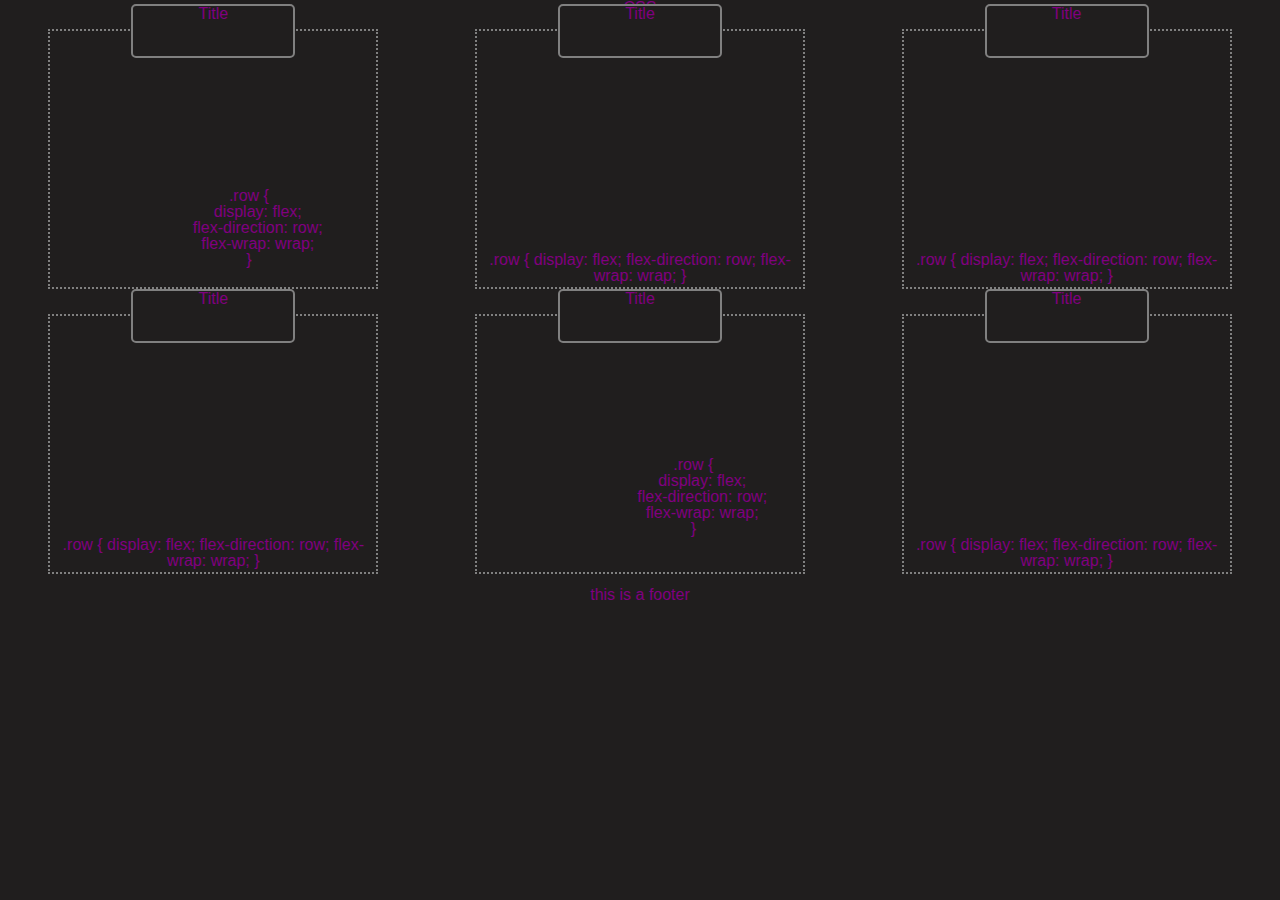
<file: css-snippet-cheat-sheet/index.html>
<!DOCTYPE html>
<html lang="en">
<head>
    <meta charset="UTF-8">
    <meta name="viewport" content="width=device-width, initial-scale=1.0">
    <link rel="stylesheet" type="text/css" href="./assets/css/reset.css">
    
    <link rel="stylesheet" type="text/css" href="./assets/css/style.css">
    <title>Document</title>

</head>

<body>
    <header>
        <strong><h1>CSS</h1></strong>
    <section>
        <p></p>
    </section>

    <main>

        <section class="cards">

            <h2 class='title'>Title</h2>
            <div class >

                <pre class="Code-snippet" >                    
                .row {
                    display: flex;
                    flex-direction: row;
                    flex-wrap: wrap;
                }
                </pre>
            
            </div>
        </section>
        <section class="cards">

            <h2 class='title'>Title</h2>
            <div class >

                <code class="Code-snippet" >
                    
                        .row {
                            display: flex;
                            flex-direction: row;
                            flex-wrap: wrap;
                        }
                </code>
            
            </div>
        </section>       
        <section class="cards">

            <h2 class='title'>Title</h2>
            <div class >

                <code class="Code-snippet" >
                    
                        .row {
                            display: flex;
                            flex-direction: row;
                            flex-wrap: wrap;
                        }
                </code>
            
            </div>
        </section>
        <section class="cards">

            <h2 class='title'>Title</h2>
            <div class >

                <code class="Code-snippet" >
                    
                        .row {
                            display: flex;
                            flex-direction: row;
                            flex-wrap: wrap;
                        }
                </code>
            
            </div>
        </section>
        <section class="cards">

            <h2 class='title'>Title</h2>
            <div class >
                <pre>
                    <code class="Code-snippet" >                        
                        .row {
                            display: flex;
                            flex-direction: row;
                            flex-wrap: wrap;
                        }
                    </code>
                </pre>
            </div>
        </section>
        <section class="cards">

            <h2 class='title'>Title</h2>
            <div class >

                <code class="Code-snippet" >
                    
                        .row {
                            display: flex;
                            flex-direction: row;
                            flex-wrap: wrap;
                        }
                </code>
            
            </div>
        </section>

    </main>

    <footer>
        <h3>this is a footer</h3>
    </footer>
</body>
</html>
</file>
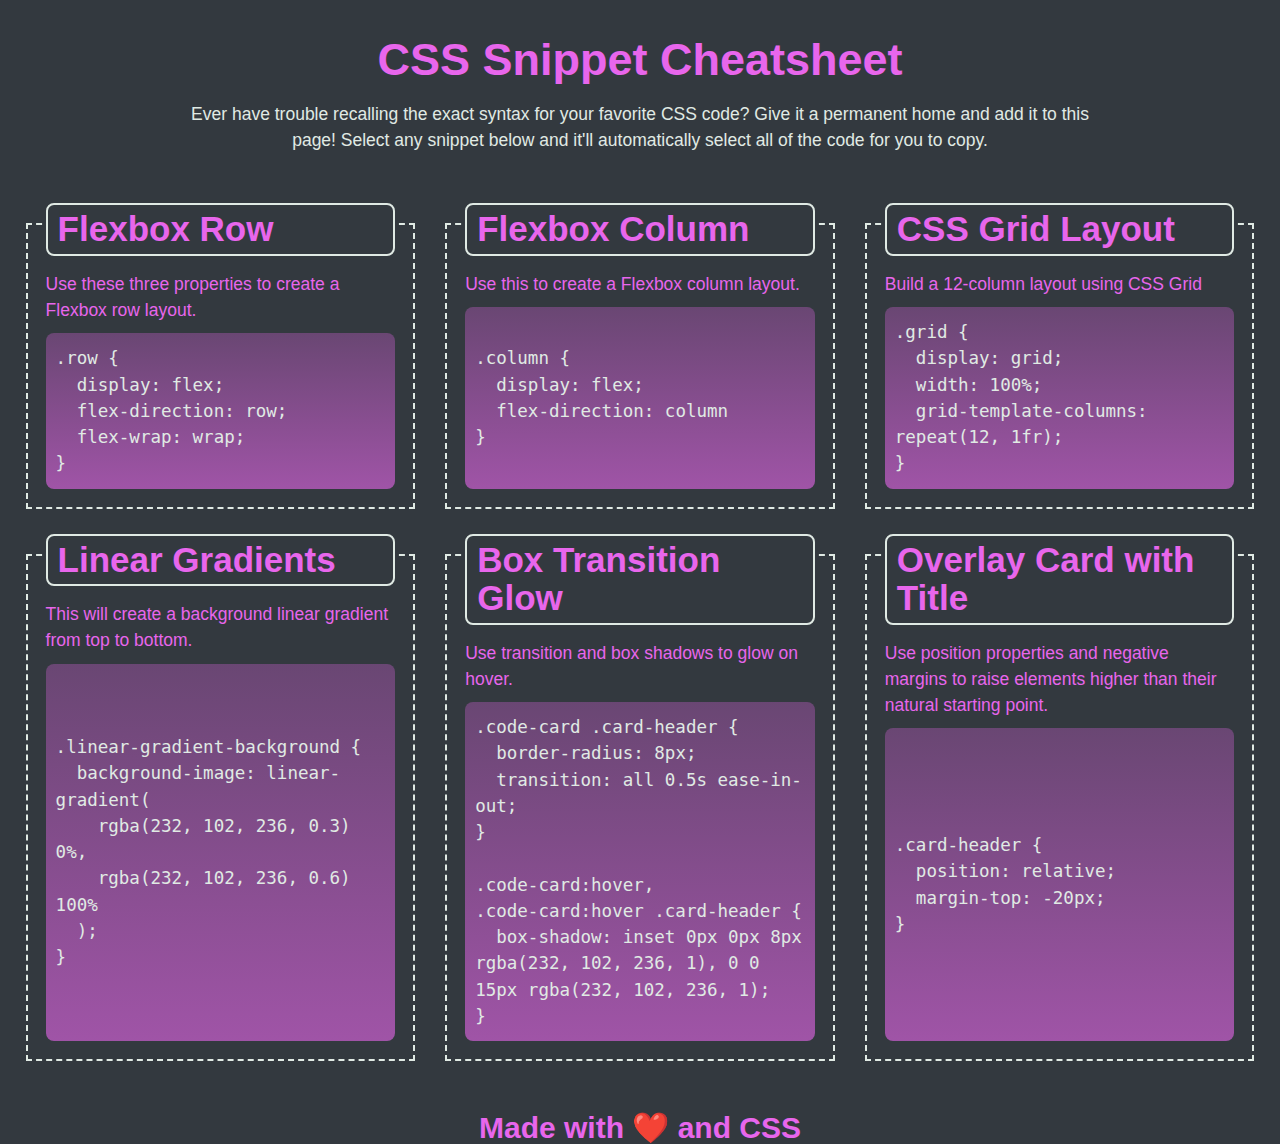
<file: css-snippet-cheat-sheet/Main/index.html>
<!DOCTYPE html>
<html lang="en">

<head>
  <meta charset="UTF-8">
  <meta name="viewport" content="width=device-width, initial-scale=1.0">
  <title>CSS Snippet Cheatsheet</title>
  <link rel="stylesheet" href="assets/css/reset.css" />
  <link rel="stylesheet" href="./assets/css/style.css" />
</head>

<body>


  <header>
    <h1 class="page-title">
      CSS Snippet Cheatsheet
    </h1>
    <p>
      Ever have trouble recalling the exact syntax for your favorite CSS code? Give it a permanent home and add it to
      this page! Select any snippet below and it'll automatically select all of the code for you to copy.
    </p>
  </header>

  <main>
    <section class="row justify-center">
      <div class="card-column">
        <figure class="card code-card">
          <h2 class="card-header">Flexbox Row</h2>
          <div class="card-body">
            <p>Use these three properties to create a Flexbox row layout.</p>
          </div>
          <!-- with the <pre> element, it counts all spaces literally, so proper code indentation cannot be applied in this case -->
          <pre class="code-block"><code>.row {
  display: flex;
  flex-direction: row;
  flex-wrap: wrap;
}</code></pre>
        </figure>
      </div>
      <div class="card-column">
        <figure class="card code-card">
          <h2 class="card-header">Flexbox Column</h2>
          <div class="card-body">
            <p>Use this to create a Flexbox column layout.</p>
          </div>
          <pre class="code-block"><code>.column {
  display: flex;
  flex-direction: column
}</code></pre>
        </figure>
      </div>

      <div class="card-column">
        <figure class="card code-card">
          <h2 class="card-header">CSS Grid Layout</h2>
          <div class="card-body">
            <p>Build a 12-column layout using CSS Grid</p>
          </div>
          <pre class="code-block"><code>.grid {
  display: grid;
  width: 100%;
  grid-template-columns: repeat(12, 1fr);
}</code></pre>
        </figure>
      </div>
      <div class="card-column">
        <figure class="card code-card">
          <h2 class="card-header">Linear Gradients</h2>
          <div class="card-body">
            <p>This will create a background linear gradient from top to bottom.</p>
          </div>
          <pre class="code-block"><code>.linear-gradient-background {
  background-image: linear-gradient(
    rgba(232, 102, 236, 0.3) 0%,
    rgba(232, 102, 236, 0.6) 100%
  );
}</code></pre>
        </figure>
      </div>
      <div class="card-column">
        <figure class="card code-card">
          <h2 class="card-header">Box Transition Glow</h2>
          <div class="card-body">
            <p>Use transition and box shadows to glow on hover.</p>
          </div>
          <pre class="code-block"><code>.code-card .card-header {
  border-radius: 8px;
  transition: all 0.5s ease-in-out;
}

.code-card:hover,
.code-card:hover .card-header {
  box-shadow: inset 0px 0px 8px rgba(232, 102, 236, 1), 0 0 15px rgba(232, 102, 236, 1);
}</code></pre>
        </figure>
      </div>

      <div class="card-column">
        <figure class="card code-card">
          <h2 class="card-header">Overlay Card with Title</h2>
          <div class="card-body">
            <p>Use position properties and negative margins to raise elements higher than their natural starting point.
            </p>
          </div>
          <pre class="code-block"><code>.card-header {
  position: relative;
  margin-top: -20px;
}</code></pre>
        </figure>
      </div>
    </section>
  </main>

  <footer>
    <h3>Made with <span role="img" aria-label="heart">❤️</span> and CSS</h3>
  </footer>

</body>

</html>
</file>
<file: css-snippet-cheat-sheet/assets/css/style.css>
:root {
    --darkgray: rgb(32, 30, 30);
}
body {
    font-size: 16px;
    display: flex;
    background-color: var(--darkgray);
    font-family: 'Lucida Sans', 'Lucida Sans Regular', 'Lucida Grande', 'Lucida Sans Unicode', Geneva, Verdana, sans-serif;
    color:purple;
    display: block;
    text-align: center;
}

header, footer, body+section {
    width: 100%;
    height: 100px;
    text-align: center;
    display: block;

}

main {
    width: 100%;
    border-width: 2px;
    display:block;
    display: flex;
    flex-direction: row;
    flex-wrap: wrap; 
    justify-content: space-around;

}

.cards{
    border-style: dotted;
    border-width: 2px;
    padding: 3px;
    margin:1%;
    width: 25%;
    height: 250px;
    display: flex;
    flex-direction: column;
    justify-content: space-between;
    align-items:center;
    border-color: gray;
}

.title {
    width: 50%;
    height:50px;
    display: block;
    z-index: 10;
    border-style: solid;
    border-radius: 5px;
    border-width: 2px;
    position:relative;
    top: -30px;
    border-color:gray;
    background-color: var(--darkgray);
    
    
    
}
</file>
<file: css-snippet-cheat-sheet/Main/assets/css/style.css>
/* color scheme sourced from http://khroma.co/generator/ */
:root {
  --outer-space: #33393f;
  --bright-turquoise: #2aefcb;
  --gin: #e0eae4;
  --heliotrope: #e866ec;
}

/* set content highlight color and background */
::selection {
  background-color: var(--bright-turquoise);
  color: var(--outer-space);
}

html {
  /* set 1rem to 10px instead of native 16px to make it easier to calculate font-size values for the rest of the page (e.g. 1.6rem is 16px, 2.0rem is 20px, etc.) */
  font-size: 62.5%;
}

body {
  /* Sans Serif font stack is implemented to help select the best font for each type of computer operating system */
  font-family: -apple-system, BlinkMacSystemFont, 'Segoe UI', Roboto, Helvetica,
    Arial, sans-serif, 'Apple Color Emoji', 'Segoe UI Emoji', 'Segoe UI Symbol';

  /* set body font size to 1.75rem, which is 1.75x more than the font-size of 10px, making it 17.5px  */
  font-size: 1.75rem;
  line-height: 1.5;
  color: var(--gin);
  background-color: var(--outer-space);
}

h1,
h2,
h3,
h4,
h5,
h6 {
  margin-bottom: 0.625rem;
  color: var(--heliotrope);
  font-weight: 700;
  line-height: 1.1;
}

h1 {
  /* 4rem = 40px (4 * 10px) */
  font-size: 4rem;
}

h2 {
  font-size: 3.5rem;
}

h3 {
  font-size: 3rem;
}

h4 {
  font-size: 2.5rem;
}

h5 {
  font-size: 2rem;
}

h6 {
  font-size: 1.5rem;
}

p {
  margin-bottom: 1rem;
}

code {
  /* Monospace font stack is used for our code blocks to make it look more like code */
  font-family: Consolas, 'Andale Mono WT', 'Andale Mono', 'Lucida Console',
    'Lucida Sans Typewriter', 'DejaVu Sans Mono', 'Bitstream Vera Sans Mono',
    'Liberation Mono', 'Nimbus Mono L', Monaco, 'Courier New', Courier,
    monospace;
}

header {
  width: 96%;
  margin: 0 auto;
  padding: 2.5rem;
  text-align: center;
}

header h1.page-title {
  padding: 1rem 1.2rem;
  font-size: 4.5rem;
}

main {
  width: 96%;
  margin: 2rem auto;
}

footer {
  margin: 1.5rem;
  text-align: center;
}

/* create our main grid with flexbox, use negative margins to offset the padding on the .card-column class */
.row {
  display: flex;
  flex-wrap: wrap;
  flex-direction: row;
  margin-left: -1.5rem;
  margin-right: -1.5rem;
}

.justify-center {
  justify-content: center;
}

/* using a mobile-first approach, set base column width to be 100% and we'll update it using media queries for larger screen sizes */
.card-column {
  flex: 1 0 100%;
  padding: 1.5rem;
  /* when the screen resizes, make it so our columns don't jump in size */
  transition: flex-basis 500ms linear;
  margin-bottom: 1.5rem;
}

/* make each code card a flexbox column to align and justify content within it */
.code-card {
  display: flex;
  flex-direction: column;
  justify-content: flex-start;
  min-height: 100%;
  padding: 2rem;
  color: var(--heliotrope);

  /* outline is like border, but on the outside of the box instead of inside */
  outline: 2px dashed var(--gin);
  outline-offset: -2px;
  transition: all 0.5s ease-in-out;
}

.code-card .card-header {
  /* use position and negative margins to move title of card over the card's outline and create an overlap effect */
  position: relative;
  margin: -4rem 0 1.5rem 0;
  padding: 0.5rem 1rem;
  background-color: var(--outer-space);
  color: var(--heliotrope);
  border: 2px solid var(--gin);
  border-radius: 8px;
  transition: all 0.5s ease-in-out;
}

/* set an outer and inner drop shadow on the card to create a glowing effect on hover */
.code-card:hover,
.code-card:hover .card-header {
  box-shadow: inset 0px 0px 8px var(--heliotrope), 0 0 15px var(--heliotrope);
}

/* each card's code block grows to the height of the largest code block on the page, making each card even in height */
.code-card .code-block {
  flex-grow: 1;
}

.code-card pre {
  /* set styles to make it so code wraps in <pre> instead of overflowing */
  white-space: pre-wrap;
  overflow: auto;
  tab-size: 4;
  padding: 1.2rem 1rem;
  color: var(--gin);
  border-radius: 8px;
  /* use linear-gradient() function to create a fading background  */
  background-image: linear-gradient(
    rgba(232, 102, 236, 0.3) 0%,
    rgba(232, 102, 236, 0.6) 100%
  );
  display: flex;
  align-items: center;
}

/* on <pre> click, select all contents so the code is highlighted */
.code-card pre:active {
  user-select: all;
}

/* using a mobile-first approach, use `min-width` values going from narrow -> wide for a responsive design */
@media screen and (min-width: 768px) {
  /* on tablets, set columns to only be 50% of the width and not grow */
  .card-column {
    flex: 0 0 50%;
    max-width: 50%;
  }

  /* select the last child to grow to full width if it has space to grow */
  .card-column:last-child {
    flex-grow: 1;
  }
}

/* media query for larger screens */
@media screen and (min-width: 992px) {
  header {
    width: 75%;
  }

  .card-column {
    flex: 0 0 33.333%;
    max-width: 33.333%;
  }
}
</file>
